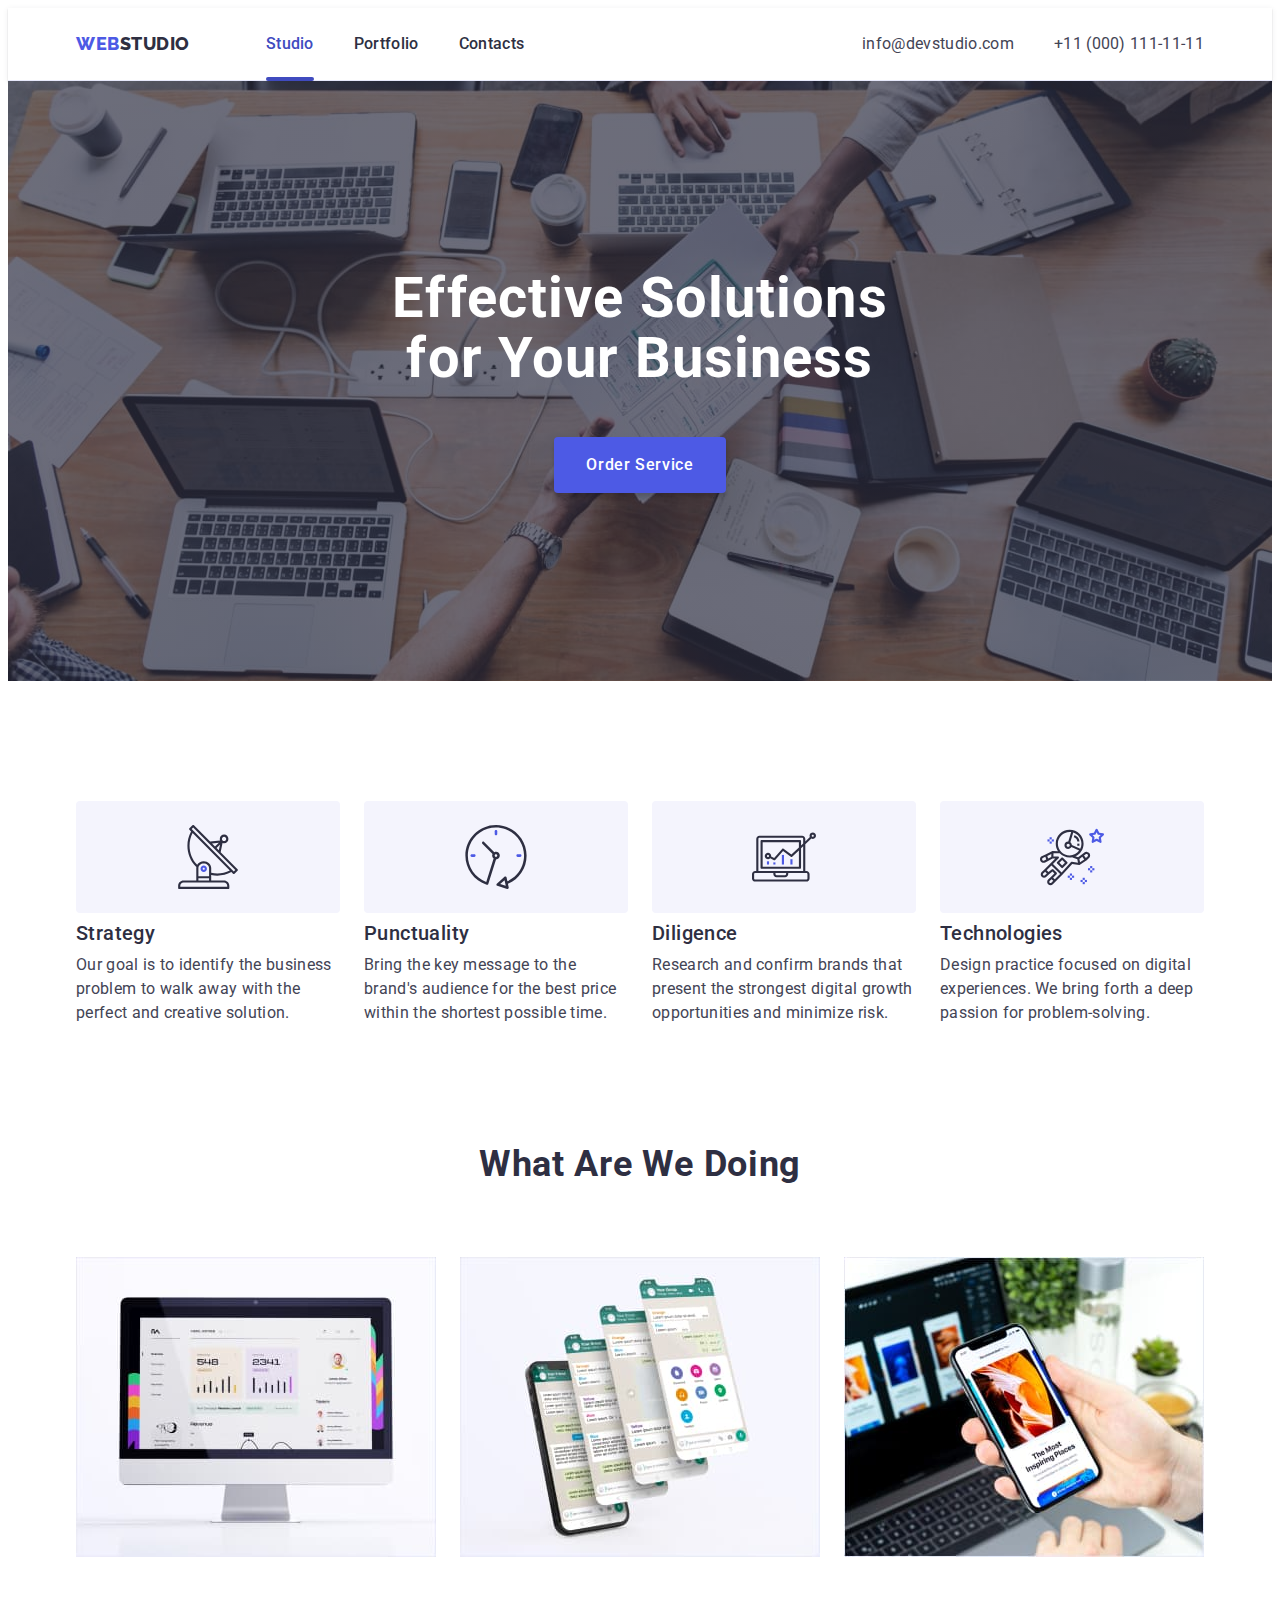
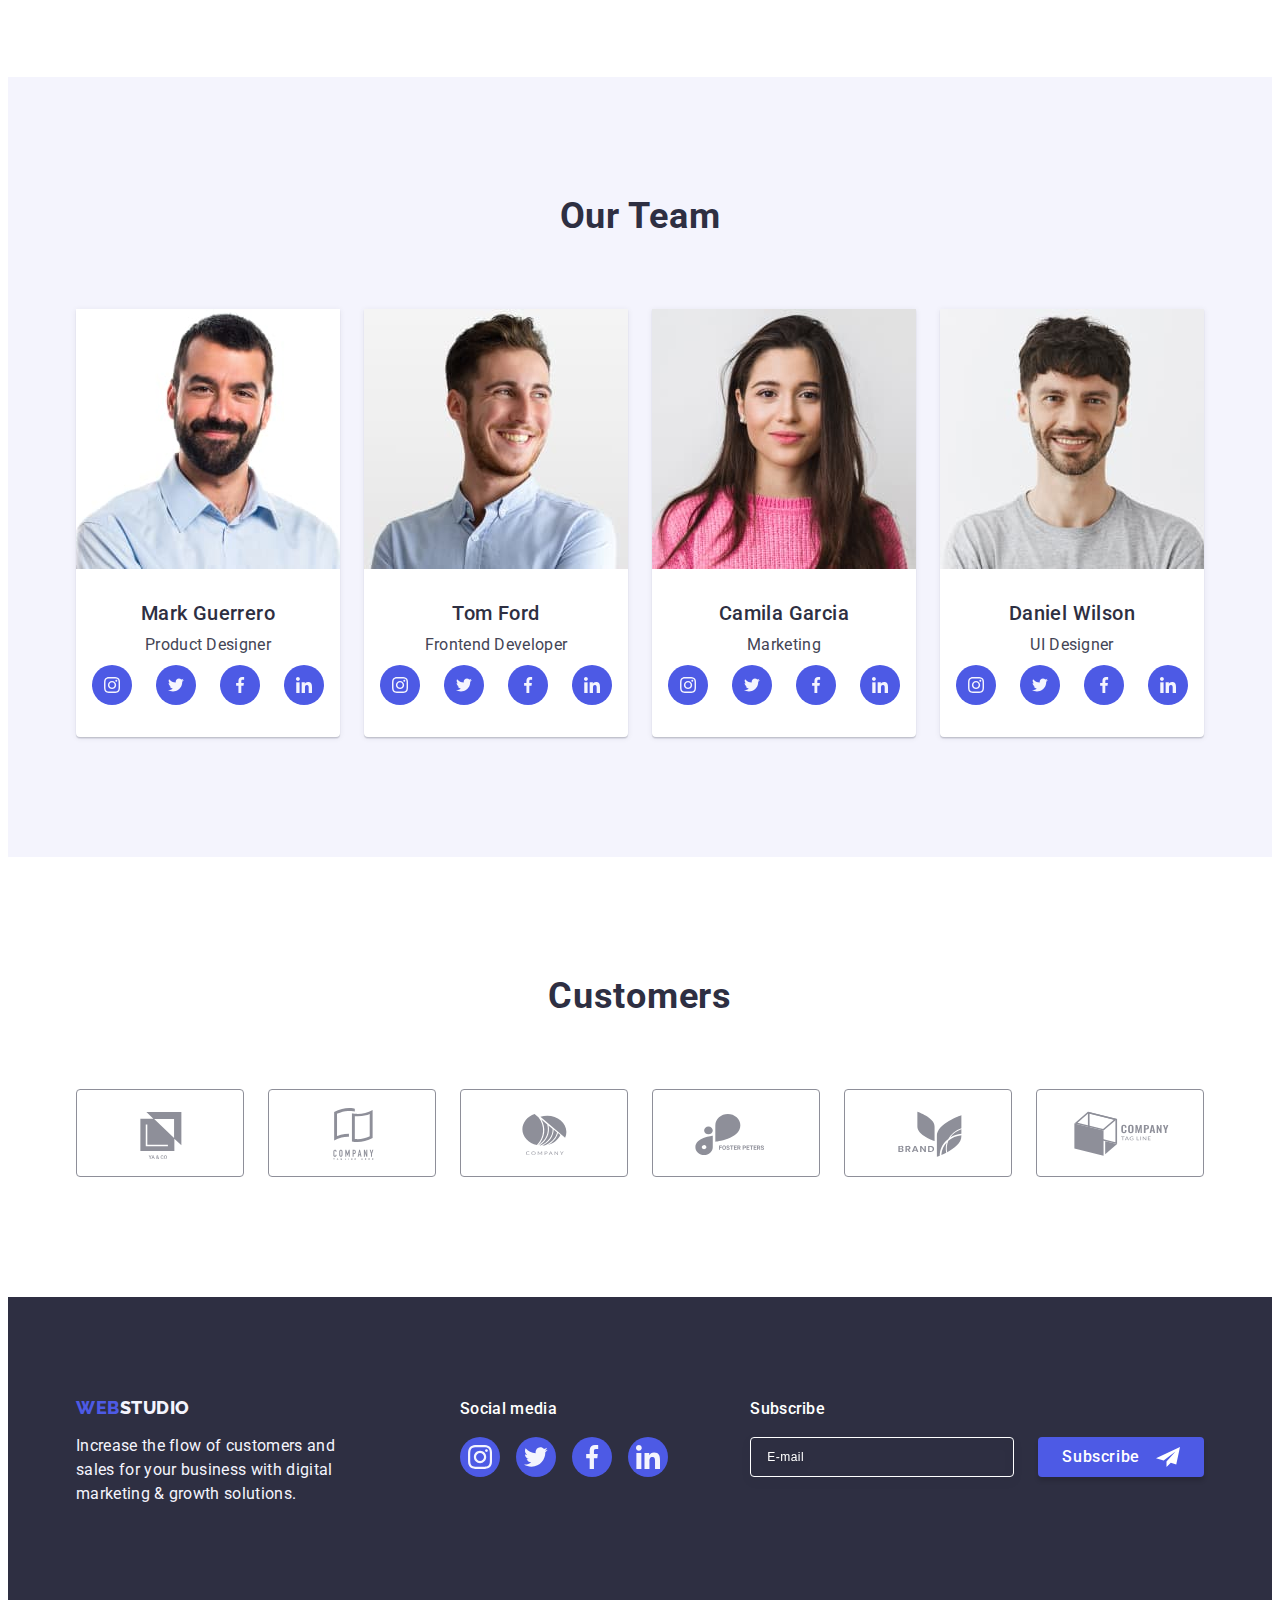
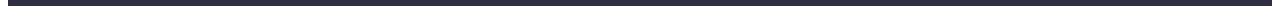
<file: index.html>
<!DOCTYPE html>
<html lang="en">
  <head>
    <meta charset="UTF-8" />
    <meta http-equiv="X-UA-Compatible" content="IE=edge" />
    <meta name="viewport" content="width=device-width, initial-scale=1.0" />
    <title>WebStudio</title>
    <link rel="preconnect" href="https://fonts.googleapis.com" />
    <link rel="preconnect" href="https://fonts.gstatic.com" crossorigin />
    <link
      href="https://fonts.googleapis.com/css2?family=Raleway:wght@800&family=Roboto:wght@400;500;700;900&display=swap"
      rel="stylesheet"
    />
    <link rel="preconnect" href="https://fonts.gstatic.com" />
    <link
      rel="stylesheet"
      href="https://cdnjs.cloudflare.com/ajax/libs/modern-normalize/2.0.0/modern-normalize.min.css"
      integrity="sha512-4xo8blKMVCiXpTaLzQSLSw3KFOVPWhm/TRtuPVc4WG6kUgjH6J03IBuG7JZPkcWMxJ5huwaBpOpnwYElP/m6wg=="
      crossorigin="anonymous"
      referrerpolicy="no-referrer"
    />
    <link rel="stylesheet" href="./css/styles.css" />
  </head>
  <body>
    <header class="header">
      <div class="container header-container">
        <nav class="header-navigation">
          <a href="/index.html" class="logo link">
            Web<span class="accent">Studio</span>
          </a>
          <ul class="header-list list">
            <li>
              <a class="header-link current link" href="./index.html">Studio</a>
            </li>
            <li>
              <a class="header-link link" href="./portfolio.html">Portfolio</a>
            </li>
            <li>
              <a class="header-link link" href="">Contacts</a>
            </li>
          </ul>
        </nav>
        <address class="address">
          <ul class="header-address list">
            <li>
              <a
                class="header-address-link link"
                href="mailto:info@devstudio.com"
                >info@devstudio.com</a
              >
            </li>
            <li>
              <a class="header-address-link link" href="tel:+110001111111"
                >+11 (000) 111-11-11</a
              >
            </li>
          </ul>
        </address>
      </div>
    </header>
    <main>
      <!----1 SECTION HERO---->
      <section class="section hero-section">
        <div class="container hero-container">
          <h1 class="hero-name">Effective Solutions for Your Business</h1>
          <button type="button" class="header-button" data-modal-open>
            Order Service
          </button>
        </div>
      </section>
      <!----2 SECTION OUR FEATURES----->
      <section class="section section-features">
        <div class="container">
          <h2 class="visually-hidden">Our Features</h2>
          <ul class="about-features list">
            <li class="about-features-item">
              <div class="features-icon">
                <svg width="64" height="64">
                  <use href="./images/icons.svg#icon-antenna"></use>
                </svg>
              </div>
              <h3 class="section-title">Strategy</h3>
              <p class="section-text">
                Our goal is to identify the business problem to walk away with
                the perfect and creative solution.
              </p>
            </li>
            <li class="about-features-item icon-clock">
              <div class="features-icon">
                <svg width="64" height="64">
                  <use href="./images/icons.svg#icon-clock"></use>
                </svg>
              </div>
              <h3 class="section-title">Punctuality</h3>
              <p class="section-text">
                Bring the key message to the brand's audience for the best price
                within the shortest possible time.
              </p>
            </li>
            <li class="about-features-item">
              <div class="features-icon">
                <svg width="64" height="64">
                  <use href="./images/icons.svg#icon-diagram"></use>
                </svg>
              </div>
              <h3 class="section-title">Diligence</h3>
              <p class="section-text">
                Research and confirm brands that present the strongest digital
                growth opportunities and minimize risk.
              </p>
            </li>
            <li class="about-features-item">
              <div class="features-icon">
                <svg width="64" height="64">
                  <use href="./images/icons.svg#icon-astronaut"></use>
                </svg>
              </div>
              <h3 class="section-title">Technologies</h3>
              <p class="section-text">
                Design practice focused on digital experiences. We bring forth a
                deep passion for problem-solving.
              </p>
            </li>
          </ul>
        </div>
      </section>
      <!-----3 SECTION WHAT DOING------>
      <section class="section features-doing">
        <div class="container">
          <h2 class="section-features-doing">What are we doing</h2>
          <ul class="list picture-list">
            <li class="picture-list-image">
              <img
                src="./images/a_img_1.jpg"
                alt="monitor"
                width="360"
                height="300"
              />
            </li>
            <li class="picture-list-image">
              <img
                src="./images/a_img_2.jpg"
                alt="phone"
                width="360"
                height="300"
              />
            </li>
            <li class="picture-list-image">
              <img
                src="./images/a_img_3.jpg"
                alt="notebook and phone"
                width="360"
                height="300"
              />
            </li>
          </ul>
        </div>
      </section>
      <!-----4 SECTION TEAM------->
      <section class="section section-team">
        <div class="container team-features">
          <h2 class="section-team-features">Our Team</h2>
          <ul class="list list-team">
            <li class="list-team-image">
              <img
                src="./images/mark_guerrero_img.jpg"
                alt="photo_mark_guerrero"
                width="264"
                height="260"
              />
              <div class="container-info">
                <h3 class="section-team-title">Mark Guerrero</h3>
                <p class="section-team-text">Product Designer</p>
                <ul class="socialmedia-list list">
                  <li class="socialmedia-item">
                    <a class="social-link link" href="">
                      <svg class="social-icon" width="16" height="16">
                        <use href="./images/icons.svg#icon-instagram"></use>
                      </svg>
                    </a>
                  </li>
                  <li class="socialmedia-item">
                    <a class="social-link link" href="">
                      <svg class="social-icon" width="16" height="16">
                        <use href="./images/icons.svg#icon-twitter"></use>
                      </svg>
                    </a>
                  </li>
                  <li class="socialmedia-item">
                    <a class="social-link link" href="">
                      <svg class="social-icon" width="16" height="16">
                        <use href="./images/icons.svg#icon-facebook"></use>
                      </svg>
                    </a>
                  </li>
                  <li class="socialmedia-item">
                    <a class="social-link link" href="">
                      <svg class="social-icon" width="16" height="16">
                        <use href="./images/icons.svg#icon-linkedin"></use>
                      </svg>
                    </a>
                  </li>
                </ul>
              </div>
            </li>
            <li class="list-team-image">
              <img
                src="./images/tom_ford_img.jpg"
                alt="photo_tom_ford"
                width="264"
                height="260"
              />
              <div class="container-info">
                <h3 class="section-team-title">Tom Ford</h3>
                <p class="section-team-text">Frontend Developer</p>
                <ul class="socialmedia-list list">
                  <li class="socialmedia-item">
                    <a class="social-link link" href="">
                      <svg class="social-icon" width="16" height="16">
                        <use href="./images/icons.svg#icon-instagram"></use>
                      </svg>
                    </a>
                  </li>
                  <li class="socialmedia-item">
                    <a class="social-link link" href="">
                      <svg class="social-icon" width="16" height="16">
                        <use href="./images/icons.svg#icon-twitter"></use>
                      </svg>
                    </a>
                  </li>
                  <li class="socialmedia-item">
                    <a class="social-link link" href="">
                      <svg class="social-icon" width="16" height="16">
                        <use href="./images/icons.svg#icon-facebook"></use>
                      </svg>
                    </a>
                  </li>
                  <li class="socialmedia-item">
                    <a class="social-link link" href="">
                      <svg class="social-icon" width="16" height="16">
                        <use href="./images/icons.svg#icon-linkedin"></use>
                      </svg>
                    </a>
                  </li>
                </ul>
              </div>
            </li>
            <li class="list-team-image">
              <img
                src="./images/camila_garcia_img.jpg"
                alt="photo_camila_garcia"
                width="264"
                height="260"
              />
              <div class="container-info">
                <h3 class="section-team-title">Camila Garcia</h3>
                <p class="section-team-text">Marketing</p>
                <ul class="socialmedia-list list">
                  <li class="socialmedia-item">
                    <a class="social-link link" href="">
                      <svg class="social-icon" width="16" height="16">
                        <use href="./images/icons.svg#icon-instagram"></use>
                      </svg>
                    </a>
                  </li>
                  <li class="socialmedia-item">
                    <a class="social-link link" href="">
                      <svg class="social-icon" width="16" height="16">
                        <use href="./images/icons.svg#icon-twitter"></use>
                      </svg>
                    </a>
                  </li>
                  <li class="socialmedia-item">
                    <a class="social-link link" href="">
                      <svg class="social-icon" width="16" height="16">
                        <use href="./images/icons.svg#icon-facebook"></use>
                      </svg>
                    </a>
                  </li>
                  <li class="socialmedia-item">
                    <a class="social-link link" href="">
                      <svg class="social-icon" width="16" height="16">
                        <use href="./images/icons.svg#icon-linkedin"></use>
                      </svg>
                    </a>
                  </li>
                </ul>
              </div>
            </li>
            <li class="list-team-image">
              <img
                src="./images/daniel_wilson_img.jpg"
                alt="photo_daniel_wilson"
                width="264"
                height="260"
              />
              <div class="container-info">
                <h3 class="section-team-title">Daniel Wilson</h3>
                <p class="section-team-text">UI Designer</p>
                <ul class="socialmedia-list list">
                  <li class="socialmedia-item">
                    <a class="social-link link" href="">
                      <svg class="social-icon" width="16" height="16">
                        <use href="./images/icons.svg#icon-instagram"></use>
                      </svg>
                    </a>
                  </li>
                  <li class="socialmedia-item">
                    <a class="social-link link" href="">
                      <svg class="social-icon" width="16" height="16">
                        <use href="./images/icons.svg#icon-twitter"></use>
                      </svg>
                    </a>
                  </li>
                  <li class="socialmedia-item">
                    <a class="social-link link" href="">
                      <svg class="social-icon" width="16" height="16">
                        <use href="./images/icons.svg#icon-facebook"></use>
                      </svg>
                    </a>
                  </li>
                  <li class="socialmedia-item">
                    <a class="social-link link" href="">
                      <svg class="social-icon" width="16" height="16">
                        <use href="./images/icons.svg#icon-linkedin"></use>
                      </svg>
                    </a>
                  </li>
                </ul>
              </div>
            </li>
          </ul>
        </div>
      </section>
      <!----5 SECTION CUSTOMERS---->
      <section class="section section-customers">
        <div class="container">
          <h2 class="section-customers-features">Customers</h2>
          <ul class="about-customers list">
            <li class="about-customers-item">
              <a class="customers-link link" href="">
                <svg class="customers-logo" width="104" height="56">
                  <use href="./images/icons.svg#icon-Logo-1"></use>
                </svg>
              </a>
            </li>
            <li class="about-customers-item">
              <a class="customers-link link" href="">
                <svg class="customers-logo" width="104" height="56">
                  <use href="./images/icons.svg#icon-Logo-2"></use>
                </svg>
              </a>
            </li>
            <li class="about-customers-item">
              <a class="customers-link link" href="">
                <svg class="customers-logo" width="104" height="56">
                  <use href="./images/icons.svg#icon-Logo-3"></use>
                </svg>
              </a>
            </li>
            <li class="about-customers-item">
              <a class="customers-link link" href="">
                <svg class="customers-logo" width="104" height="56">
                  <use href="./images/icons.svg#icon-Logo-4"></use>
                </svg>
              </a>
            </li>
            <li class="about-customers-item">
              <a class="customers-link link" href="">
                <svg class="customers-logo" width="104" height="56">
                  <use href="./images/icons.svg#icon-Logo-5"></use>
                </svg>
              </a>
            </li>
            <li class="about-customers-item">
              <a class="customers-link link" href="">
                <svg class="customers-logo" width="104" height="56">
                  <use href="./images/icons.svg#icon-Logo-6"></use>
                </svg>
              </a>
            </li>
          </ul>
        </div>
      </section>
    </main>
    <!-----FOOTER-SOCIALMEDIA------>
    <footer class="footer">
      <div class="container footer-container">
        <div class="footer-logo-container">
          <a href="/index.html" class="logo-logo link"
            >Web<span class="accent-accent">Studio</span>
          </a>
          <p class="footer-text">
            Increase the flow of customers and sales for your business with
            digital marketing & growth solutions.
          </p>
        </div>
        <div class="footer-socialmedia-container">
          <p class="socialmedia-text">Social media</p>
          <ul class="ft-socialmedia-list list">
            <li class="ft-socialmedia-item">
              <a class="ft-social-link link" href="">
                <svg class="ft-social-icon" width="24" height="24">
                  <use href="./images/icons.svg#icon-instagram"></use>
                </svg>
              </a>
            </li>
            <li class="ft-socialmedia-item">
              <a class="ft-social-link link" href="">
                <svg class="ft-social-icon" width="24" height="24">
                  <use href="./images/icons.svg#icon-twitter"></use>
                </svg>
              </a>
            </li>
            <li class="ft-socialmedia-item">
              <a class="ft-social-link link" href="">
                <svg class="ft-social-icon" width="24" height="24">
                  <use href="./images/icons.svg#icon-facebook"></use>
                </svg>
              </a>
            </li>
            <li class="ft-socialmedia-item">
              <a class="ft-social-link link" href="">
                <svg class="ft-social-icon" width="24" height="24">
                  <use href="./images/icons.svg#icon-linkedin"></use>
                </svg>
              </a>
            </li>
          </ul>
        </div>
        <!-----FOOTER-SUBSCRIBE FORM------>
        <div class="subscribe">
          <p class="subscribe-title">Subscribe</p>
          <form class="subscribe-form">
            <label class="subscribe-label">
              <input
                type="email"
                name="user-email"
                placeholder="E-mail"
                class="subscribe-input"
              />
            </label>
            <button type="submit" class="subscribe-button">
              Subscribe
              <svg class="subscribe-button-icon" width="24" height="24">
                <use href="./images/icons.svg#icon-Frame"></use>
              </svg>
            </button>
          </form>
        </div>
      </div>
    </footer>
    <!-----MODAL------>
    <div class="backdrop is-hidden" data-modal>
      <div class="modal">
        <button type="button" class="modal-close" data-modal-close>
          <svg class="icon-close-black" width="8" height="8">
            <use href="./images/icons.svg#icon-close-black"></use>
          </svg>
          <!-----MODAL FORM------>
        </button>
        <p class="modal-title">Leave your contacts and we will call you back</p>
        <form>
          <div class="modal-field">
            <label for="user-name" class="label-input">Name</label>
            <div class="input-wrap">
              <input
                type="text"
                name="user-name"
                id="user-name"
                class="modal-input"
              />
              <svg class="modal-icon" width="18" height="24">
                <use href="./images/icons.svg#icon-person-black"></use>
              </svg>
            </div>
          </div>

          <div class="modal-field">
            <label for="user-tel" class="label-input">Phone</label>
            <div class="input-wrap">
              <input
                type="tel"
                name="user-tel"
                id="user-tel"
                class="modal-input"
              />
              <svg class="modal-icon" width="18" height="24">
                <use href="./images/icons.svg#icon-phone-black"></use>
              </svg>
            </div>
          </div>

          <div class="modal-field">
            <label for="user-email" class="label-input">Email</label>
            <div class="input-wrap">
              <input
                type="email"
                name="user-email"
                id="user-email"
                class="modal-input"
              />
              <svg class="modal-icon" width="18" height="24">
                <use href="./images/icons.svg#icon-email-black"></use>
              </svg>
            </div>
          </div>

          <div class="modal-field-comment">
            <label for="user-comment" class="label-input">Comment</label>
            <textarea
              name="user-comment"
              id="user-comment"
              class="modal-comment"
              placeholder="Text input"
            ></textarea>
          </div>
          <!-----Private Policy------>
          <div class="modal-privacy">
            <input
              type="checkbox"
              id="user-privacy"
              name="user-privacy"
              value="true"
              class="modal-check visually-hidden"
            />
            <label for="user-privacy" class="check-text">
              <span class="check-text-text">
                <svg class="check-icon" width="10" height="8">
                  <use href="./images/icons.svg#icon-Vector"></use>
                </svg>
              </span>
              I accept the terms and conditions of the
              <a class="link-privacy" href="">Privacy Policy</a>
            </label>
          </div>
          <button type="submit" class="send-button">Send</button>
        </form>
      </div>
    </div>
    <script src="./js/modal.js"></script>
  </body>
</html>
</file>
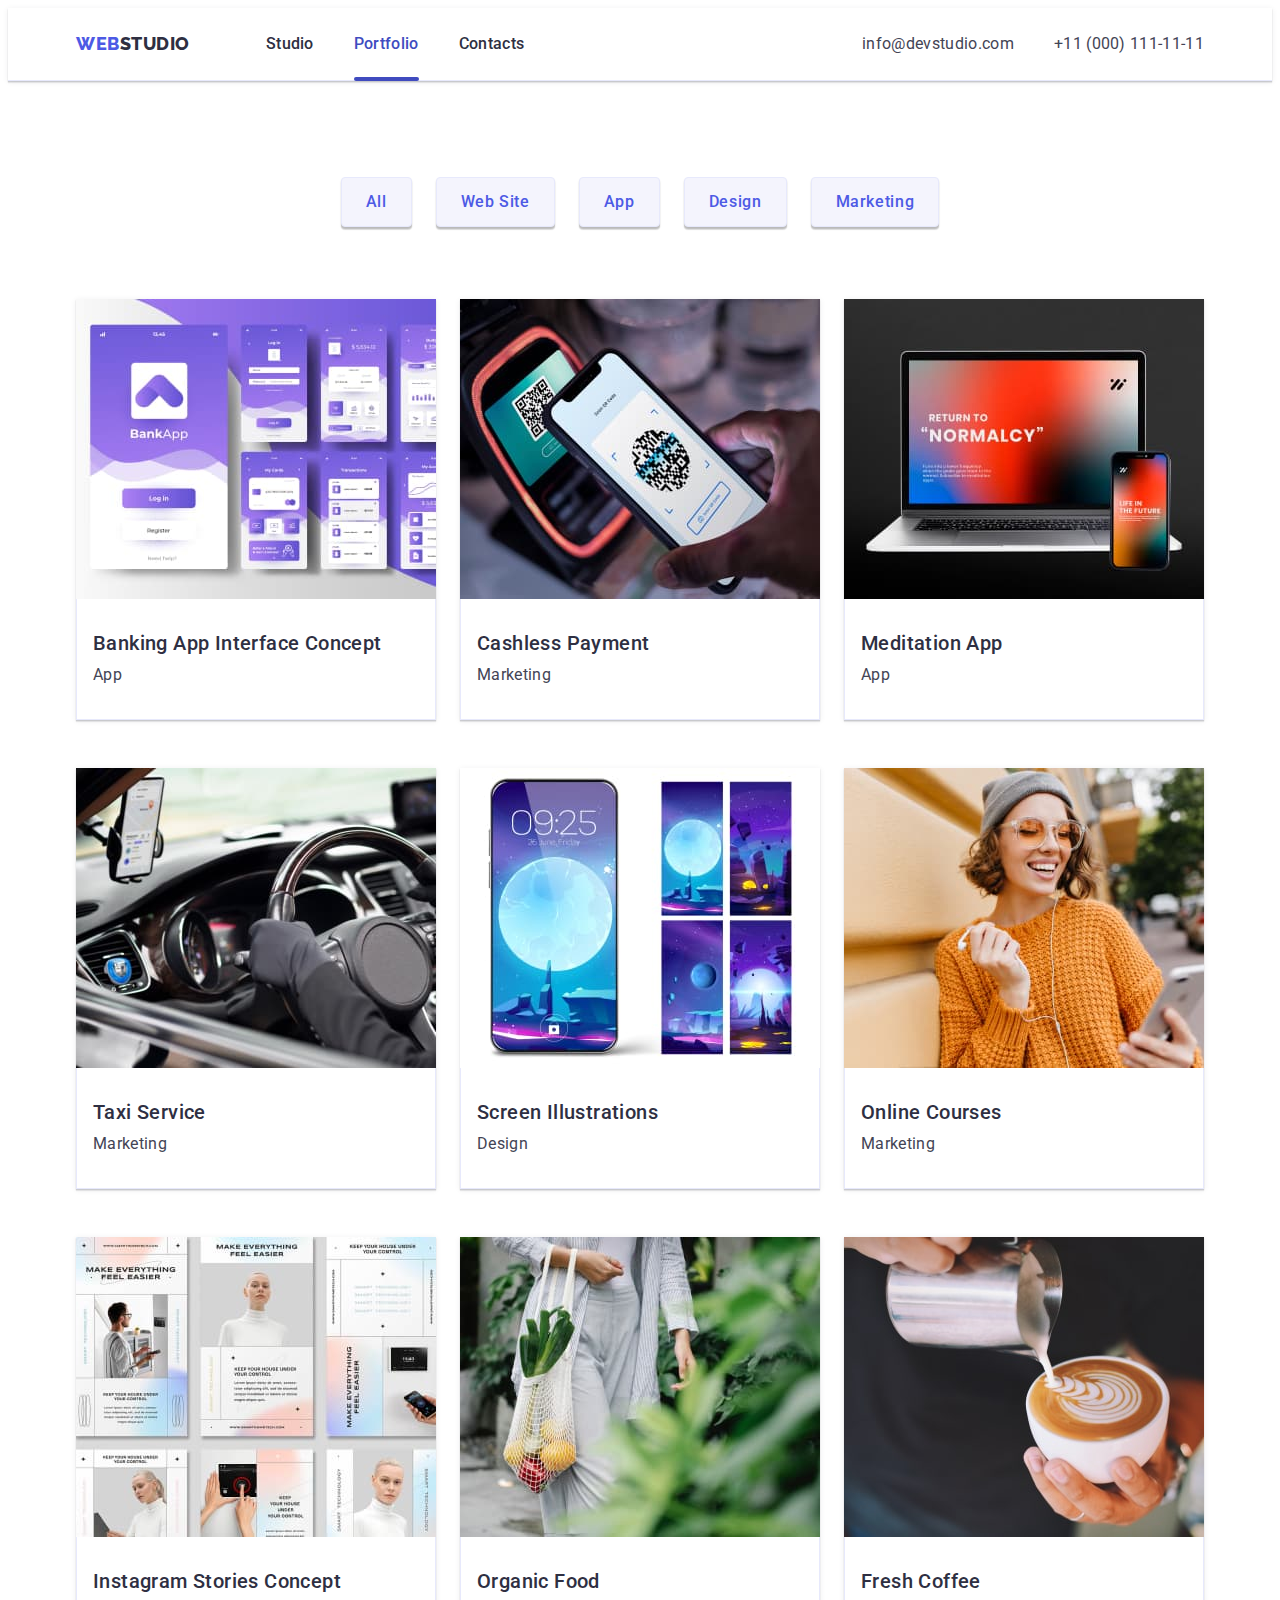
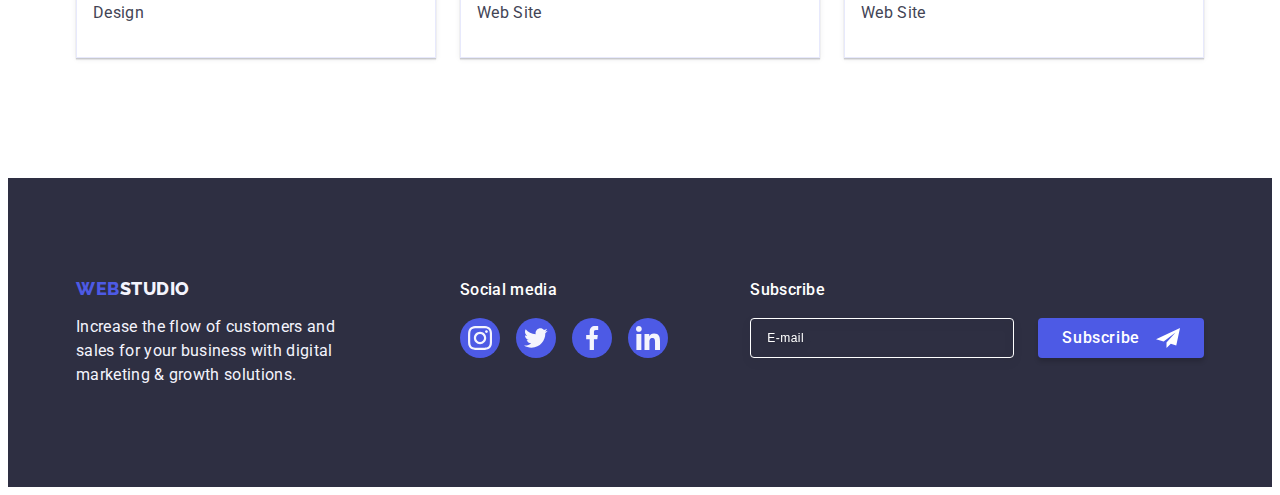
<file: portfolio.html>
<!DOCTYPE html>
<html lang="en">
  <head>
    <meta charset="UTF-8" />
    <meta http-equiv="X-UA-Compatible" content="IE=edge" />
    <meta name="viewport" content="width=device-width, initial-scale=1.0" />
    <title>WebStudio</title>
    <link rel="preconnect" href="https://fonts.googleapis.com" />
    <link rel="preconnect" href="https://fonts.gstatic.com" crossorigin />
    <link
      href="https://fonts.googleapis.com/css2?family=Raleway:wght@800&family=Roboto:wght@400;500;700;900&display=swap"
      rel="stylesheet"
    />
    <link rel="preconnect" href="https://fonts.gstatic.com" />
    <link
      rel="stylesheet"
      href="https://cdnjs.cloudflare.com/ajax/libs/modern-normalize/2.0.0/modern-normalize.min.css"
      integrity="sha512-4xo8blKMVCiXpTaLzQSLSw3KFOVPWhm/TRtuPVc4WG6kUgjH6J03IBuG7JZPkcWMxJ5huwaBpOpnwYElP/m6wg=="
      crossorigin="anonymous"
      referrerpolicy="no-referrer"
    />
    <link rel="stylesheet" href="./css/styles.css" />
  </head>
  <body>
    <header class="header">
      <div class="container header-container">
        <nav class="header-navigation">
          <a href="/index.html" class="logo link">
            Web<span class="accent">Studio</span>
          </a>
          <ul class="header-list list">
            <li>
              <a class="header-link link" href="./index.html">Studio</a>
            </li>
            <li>
              <a class="header-link current link" href="./portfolio.html"
                >Portfolio</a
              >
            </li>
            <li>
              <a class="header-link link" href="">Contacts</a>
            </li>
          </ul>
        </nav>
        <address class="address">
          <ul class="header-address list">
            <li>
              <a
                class="header-address-link link"
                href="mailto:info@devstudio.com"
                >info@devstudio.com</a
              >
            </li>
            <li>
              <a class="header-address-link link" href="tel:+110001111111"
                >+11 (000) 111-11-11</a
              >
            </li>
          </ul>
        </address>
      </div>
    </header>
    <main>
      <section class="section portfolio">
        <div class="container">
          <h1 hidden="" class="visually-hidden">Our projects</h1>
          <ul class="button-list list">
            <li class="button-list-item">
              <button type="button" class="button-btn">All</button>
            </li>
            <li class="button-list-item">
              <button type="button" class="button-btn">Web Site</button>
            </li>
            <li class="button-list-item">
              <button type="button" class="button-btn">App</button>
            </li>
            <li class="button-list-item">
              <button type="button" class="button-btn">Design</button>
            </li>
            <li class="button-list-item">
              <button type="button" class="button-btn">Marketing</button>
            </li>
          </ul>
          <!-----GALLERY----->
          <ul class="portfolio-gallery list">
            <li class="gallery-item">
              <a class="link gallery-item-active" href="">
                <div class="gallery-example-picture">
                  <img
                    src="./images/bank-app-img.jpg"
                    alt="banking application"
                    width="360"
                    height="300"
                  />
                  <p class="gallery-example-text">
                    14 Stylish and User-Friendly App Design Concepts · Task
                    Manager App · Calorie Tracker App · Exotic Fruit Ecommerce
                    App · Cloud Storage App
                  </p>
                </div>
                <div class="gallery-item-text">
                  <h2 class="project-name">Banking App Interface Concept</h2>
                  <p class="project-text">App</p>
                </div>
              </a>
            </li>
            <li class="gallery-item">
              <a class="link gallery-item-active" href="">
                <div class="gallery-example-picture">
                  <img
                    src="./images/cashless-payment-img.jpg"
                    alt="phone and payment"
                    width="360"
                    height="300"
                  />
                  <p class="gallery-example-text">
                    14 Stylish and User-Friendly App Design Concepts · Task
                    Manager App · Calorie Tracker App · Exotic Fruit Ecommerce
                    App · Cloud Storage App
                  </p>
                </div>
                <div class="gallery-item-text">
                  <h2 class="project-name">Cashless Payment</h2>
                  <p class="project-text">Marketing</p>
                </div>
              </a>
            </li>
            <li class="gallery-item">
              <a class="link gallery-item-active" href="">
                <div class="gallery-example-picture">
                  <img
                    src="./images/meditation-app-img.jpg"
                    alt="meditation application"
                    width="360"
                    height="300"
                  />
                  <p class="gallery-example-text">
                    14 Stylish and User-Friendly App Design Concepts · Task
                    Manager App · Calorie Tracker App · Exotic Fruit Ecommerce
                    App · Cloud Storage App
                  </p>
                </div>
                <div class="gallery-item-text">
                  <h2 class="project-name">Meditation App</h2>
                  <p class="project-text">App</p>
                </div>
              </a>
            </li>
            <li class="gallery-item">
              <a class="link gallery-item-active" href="">
                <div class="gallery-example-picture">
                  <img
                    src="./images/driver-img.jpg"
                    alt="taxi driver"
                    width="360"
                    height="300"
                  />
                  <p class="gallery-example-text">
                    14 Stylish and User-Friendly App Design Concepts · Task
                    Manager App · Calorie Tracker App · Exotic Fruit Ecommerce
                    App · Cloud Storage App
                  </p>
                </div>
                <div class="gallery-item-text">
                  <h2 class="project-name">Taxi Service</h2>
                  <p class="project-text">Marketing</p>
                </div>
              </a>
            </li>
            <li class="gallery-item">
              <a class="link gallery-item-active" href="">
                <div class="gallery-example-picture">
                  <img
                    src="./images/screen-illustrations-img.jpg"
                    alt="phone illustrations"
                    width="360"
                    height="300"
                  />
                  <p class="gallery-example-text">
                    14 Stylish and User-Friendly App Design Concepts · Task
                    Manager App · Calorie Tracker App · Exotic Fruit Ecommerce
                    App · Cloud Storage App
                  </p>
                </div>
                <div class="gallery-item-text">
                  <h2 class="project-name">Screen Illustrations</h2>
                  <p class="project-text">Design</p>
                </div>
              </a>
            </li>
            <li class="gallery-item">
              <a class="link gallery-item-active" href="">
                <div class="gallery-example-picture">
                  <img
                    src="./images/smiling-girl-img.jpg"
                    alt="girl and phone"
                    width="360"
                    height="300"
                  />
                  <p class="gallery-example-text">
                    14 Stylish and User-Friendly App Design Concepts · Task
                    Manager App · Calorie Tracker App · Exotic Fruit Ecommerce
                    App · Cloud Storage App
                  </p>
                </div>
                <div class="gallery-item-text">
                  <h2 class="project-name">Online Courses</h2>
                  <p class="project-text">Marketing</p>
                </div>
              </a>
            </li>
            <li class="gallery-item">
              <a class="link gallery-item-active" href="">
                <div class="gallery-example-picture">
                  <img
                    src="./images/instagram-img.jpg"
                    alt="instagram pictures"
                    width="360"
                    height="300"
                  />
                  <p class="gallery-example-text">
                    14 Stylish and User-Friendly App Design Concepts · Task
                    Manager App · Calorie Tracker App · Exotic Fruit Ecommerce
                    App · Cloud Storage App
                  </p>
                </div>
                <div class="gallery-item-text">
                  <h2 class="project-name">Instagram Stories Concept</h2>
                  <p class="project-text">Design</p>
                </div>
              </a>
            </li>
            <li class="gallery-item">
              <a class="link gallery-item-active" href="">
                <div class="gallery-example-picture">
                  <img
                    src="./images/food-img.jpg"
                    alt="woman and food"
                    width="360"
                    height="300"
                  />
                  <p class="gallery-example-text">
                    14 Stylish and User-Friendly App Design Concepts · Task
                    Manager App · Calorie Tracker App · Exotic Fruit Ecommerce
                    App · Cloud Storage App
                  </p>
                </div>
                <div class="gallery-item-text">
                  <h2 class="project-name">Organic Food</h2>
                  <p class="project-text">Web Site</p>
                </div>
              </a>
            </li>
            <li class="gallery-item">
              <a class="link gallery-item-active" href="">
                <div class="gallery-example-picture">
                  <img
                    src="./images/coffee-img.jpg"
                    alt="fresh coffe"
                    width="360"
                    height="300"
                  />
                  <p class="gallery-example-text">
                    14 Stylish and User-Friendly App Design Concepts · Task
                    Manager App · Calorie Tracker App · Exotic Fruit Ecommerce
                    App · Cloud Storage App
                  </p>
                </div>
                <div class="gallery-item-text">
                  <h2 class="project-name">Fresh Coffee</h2>
                  <p class="project-text">Web Site</p>
                </div>
              </a>
            </li>
          </ul>
        </div>
      </section>
    </main>
    <!-----FOOTER------>
    <footer class="footer">
      <div class="container footer-container">
        <div class="footer-logo-container">
          <a href="/index.html" class="logo-logo link"
            >Web<span class="accent-accent">Studio</span>
          </a>
          <p class="footer-text">
            Increase the flow of customers and sales for your business with
            digital marketing & growth solutions.
          </p>
        </div>
        <div class="footer-socialmedia-container">
          <p class="socialmedia-text">Social media</p>
          <ul class="ft-socialmedia-list list">
            <li class="ft-socialmedia-item">
              <a class="ft-social-link link" href="">
                <svg class="ft-social-icon" width="24" height="24">
                  <use href="./images/icons.svg#icon-instagram"></use>
                </svg>
              </a>
            </li>
            <li class="ft-socialmedia-item">
              <a class="ft-social-link link" href="">
                <svg class="ft-social-icon" width="24" height="24">
                  <use href="./images/icons.svg#icon-twitter"></use>
                </svg>
              </a>
            </li>
            <li class="ft-socialmedia-item">
              <a class="ft-social-link link" href="">
                <svg class="ft-social-icon" width="24" height="24">
                  <use href="./images/icons.svg#icon-facebook"></use>
                </svg>
              </a>
            </li>
            <li class="ft-socialmedia-item">
              <a class="ft-social-link link" href="">
                <svg class="ft-social-icon" width="24" height="24">
                  <use href="./images/icons.svg#icon-linkedin"></use>
                </svg>
              </a>
            </li>
          </ul>
        </div>
        <!-----FOOTER-SUBSCRIBE FORM------>
        <div class="subscribe">
          <p class="subscribe-title">Subscribe</p>
          <form class="subscribe-form">
            <label class="subscribe-label">
              <input
                type="email"
                name="user-email"
                placeholder="E-mail"
                class="subscribe-input"
              />
            </label>
            <button type="submit" class="subscribe-button">
              Subscribe
              <svg class="subscribe-button-icon" width="24" height="24">
                <use href="./images/icons.svg#icon-Frame"></use>
              </svg>
            </button>
          </form>
        </div>
      </div>
    </footer>
  </body>
</html>
</file>
<file: css/styles.css>
:root {
  --page-background-color: #ffffff;
  --text-color: #434455;
  --main-text-color: #2e2f42;
  --primary-background-color: #f4f4fd;
  --accent-color: #4d5ae5;
  --accent-dark-color: #404bbf;
  --helper-text-color: #8e8f99;
  --green-color: #31d0aa;
}

body {
  color: var(--text-color);
  background-color: var(--page-background-color);
  font-family: "Roboto", sans-serif;
  font-style: normal;
}

*,
*::before,
*::after {
  box-sizing: border-box;
}

p,
h1,
h2,
h3,
h4,
h5,
h6 {
  margin: 0;
}

.container {
  width: 1158px;
  padding-left: 15px;
  padding-right: 15px;
  margin-left: auto;
  margin-right: auto;
}

ul {
  margin: 0;
  padding: 0;
}

img {
  display: block;
  max-width: 100%;
  height: auto;
}

.list {
  list-style: none;
}

.link {
  text-decoration: none;
}

/*-------LOGO----------*/

.logo {
  margin-right: 76px;
  color: var(--accent-color);
}

.accent {
  color: var(--main-text-color);
}

.logo,
.accent {
  font-family: "Raleway", sans-serif;
  font-weight: 800;
  font-size: 18px;
  line-height: 1.17;
  letter-spacing: 0.03em;
  text-decoration: none;
  text-transform: uppercase;
}

/*------HEADER-------*/

.header {
  border-bottom: 1px solid #e7e9fc;
  box-shadow: 0px 2px 1px rgba(46, 47, 66, 0.08),
    0px 1px 1px rgba(46, 47, 66, 0.16), 0px 1px 6px rgba(46, 47, 66, 0.08);
}

.header-container {
  display: flex;
  align-items: center;
}

.header-navigation {
  display: flex;
  align-items: center;
  margin: 0;
  margin-right: auto;
  padding: 0;
}

.header-list {
  display: flex;
  gap: 40px;
}

.header-list .header-link:hover,
.header-list .header-link:focus {
  color: #404bbf;
}

.header-link {
  position: relative;
  display: block;
  padding-top: 24px;
  padding-bottom: 24px;
  font-weight: 500;
  font-size: 16px;
  line-height: 1.5;
  letter-spacing: 0.02em;
  color: var(--main-text-color);
  transition: color 250ms cubic-bezier(0.4, 0, 0.2, 1);
}

.header-address-link:hover,
.header-address-link:focus,
.header-link.current {
  color: var(--accent-dark-color);
  transition: color 250ms cubic-bezier(0.4, 0, 0.2, 1);
}

.header-link.current::after {
  content: "";
  position: absolute;
  left: 0;
  bottom: -1px;
  border-radius: 2px;
  width: 100%;
  height: 4px;
  background-color: var(--accent-dark-color);
}

.address {
  font-style: normal;
}

.header-address {
  display: flex;
  gap: 40px;
}

.header-address-link {
  font-weight: 400;
  font-size: 16px;
  line-height: 1.5;
  letter-spacing: 0.02em;
  color: var(--text-color);
  transition: color 250ms cubic-bezier(0.4, 0, 0.2, 1);
}

/*------ 1 SECTION HERO------*/

.hero-section {
  padding: 188px 0;
  margin: 0 auto;
  max-width: 1440px;
  background-color: var(--main-text-color);
  background-image: linear-gradient(
      rgba(46, 47, 66, 0.7),
      rgba(46, 47, 66, 0.7)
    ),
    url(../images/people-office.jpg);
  background-repeat: no-repeat;
  background-position: center;
  background-size: cover;
}

.hero-name {
  text-align: center;
  margin-left: auto;
  margin-right: auto;
  margin-bottom: 48px;
  font-weight: 700px;
  font-size: 56px;
  max-width: 496px;
  color: var(--page-background-color);
  font-size: 56px;
  line-height: 1.07;
  letter-spacing: 0.02em;
}

/*------Header-Button------*/

.header-button:hover,
.header-button:focus {
  background-color: #404bbf;
}

.header-button {
  display: block;
  min-width: 169px;
  text-align: center;
  padding: 16px 32px;
  height: 56px;
  border: 0;
  border-radius: 4px;
  box-shadow: 0px 4px 4px rgba(0, 0, 0, 0.15);
  margin-left: auto;
  margin-right: auto;
  color: var(--page-background-color);
  background-color: #4d5ae5;
  font-family: "Roboto", sans-serif;
  font-weight: 500;
  font-size: 16px;
  line-height: 1.5;
  letter-spacing: 0.04em;
  cursor: pointer;

  transition-property: background-color;
  transition-duration: 250ms;
  transition-timing-function: cubic-bezier(0.4, 0, 0.2, 1);
}

.button {
  font-family: "Roboto";
  font-weight: 500;
  font-size: 16px;
  line-height: 1.5;
  letter-spacing: 0.04em;
  color: #4d5ae5;
}

/*-----2 SECTION OUR FEATURES------*/

.section-features {
  padding: 120px 0;
}

.visually-hidden {
  position: absolute;
  white-space: nowrap;
  width: 1px;
  height: 1px;
  overflow: hidden;
  border: 0;
  padding: 0;
  clip: rect(0 0 0 0);
  clip-path: inset(100%);
  margin: -1px;
}

.about-features {
  display: flex;
  gap: 24px;
}

.about-features-item {
  width: calc((100% - 72px) / 4);
}

.features-icon {
  display: flex;
  height: 112px;
  justify-content: center;
  align-items: center;
  margin-bottom: 8px;
  border-radius: 4px;
  background-color: var(--primary-background-color);
}

.section-title {
  margin-bottom: 8px;
  color: var(--main-text-color);
  font-weight: 500;
  font-size: 20px;
  line-height: 1.2;
  letter-spacing: 0.02em;
}

.section-text {
  font-size: 16px;
  line-height: 1.5;
  letter-spacing: 0.02em;
  color: var(--text-color);
  max-width: 264px;
}

/*----3 SECTION WHAT DOING----*/

.features-doing {
  padding-bottom: 120px;
}

.section-features-doing {
  font-size: 36px;
  line-height: 1.11;
  letter-spacing: 0.02em;
  text-align: center;
  text-transform: capitalize;
  color: var(--main-text-color);
  margin-bottom: 72px;
}
.picture-list {
  display: flex;
  flex-wrap: wrap;
  gap: 24px;
  padding-top: 0;
  padding-bottom: 0;
  margin: 0;
  padding: 0;
}

.picture-list-image {
  width: calc((100% - 48px) - 3);
}

/*------4 SECTION TEAM-------*/

.section-team {
  padding: 120px 0;
  margin: 0;
  background-color: var(--primary-background-color);
}

.section-team-features {
  margin-bottom: 72px;
  color: var(--main-text-color);
  font-size: 36px;
  line-height: 1.11;
  letter-spacing: 0.02em;
  text-align: center;
  text-transform: capitalize;
}

.list-team {
  display: flex;
  gap: 24px;
}

.list-team-image {
  background-color: var(--page-background-color);
  width: calc((100%-72px) / 4);
  box-shadow: 0px 1px 6px rgba(46, 47, 66, 0.08),
    0px 1px 1px rgba(46, 47, 66, 0.16), 0px 2px 1px rgba(46, 47, 66, 0.08);
  border-radius: 0px 0px 4px 4px;
}

.container-info {
  padding: 32px 16px;
}

.section-team-title {
  text-align: center;
  margin-bottom: 8px;
  color: var(--main-text-color);
  font-weight: 500;
  font-size: 20px;
  line-height: 1.2;
  letter-spacing: 0.02em;
}

.section-team-text {
  text-align: center;
  color: var(--text-color);
  font-weight: 400;
  font-size: 16px;
  line-height: 1.5;
  letter-spacing: 0.02em;
}

/*----Social Media----*/

.socialmedia-list {
  display: flex;
  align-items: center;
  justify-content: center;
  gap: 24px;
  margin-top: 8px;
}

.socialmedia-item {
  width: 40px;
  height: 40px;
}

.social-link {
  width: 100%;
  height: 100%;
  background-color: var(--accent-color);
  display: flex;
  align-items: center;
  justify-content: center;
  border-radius: 50%;

  transition-property: background-color;
  transition-duration: 250ms;
  transition-timing-function: cubic-bezier(0.4, 0, 0.2, 1);
}

.social-link:hover,
.social-link:focus {
  color: var(--accent-dark-color);
  background-color: var(--accent-dark-color);
}

.social-icon {
  fill: var(--primary-background-color);
}

/*-----5 SECTION CUSTOMERS-----*/

.section-customers {
  padding: 120px 0;
}

.section-customers-features {
  margin-bottom: 72px;
  color: var(--main-text-color);
  font-size: 36px;
  line-height: 1.11;
  letter-spacing: 0.02em;
  text-align: center;
  text-transform: capitalize;
}

.about-customers {
  display: flex;
  gap: 24px;
  justify-content: center;
  align-items: center;
}

.about-customers-item {
  width: calc((100% - 120px) / 6);
  width: 168px;
  height: 88px;
}

.customers-link {
  display: flex;
  justify-content: center;
  align-items: center;
  width: 100%;
  height: 100%;
  border-radius: 4px;
  border: 1px solid var(--helper-text-color);
  color: var(--helper-text-color);
  transition: border-color 250ms cubic-bezier(0.4, 0, 0.2, 1),
    color 250ms cubic-bezier(0.4, 0, 0.2, 1);
}

.customer-link:hover,
.customer-link:focus {
  color: ;
  background-color: var(--accent-dark-color);
}

.customers-logo {
  fill: currentColor;
}

.customers-link:hover,
.customers-link:focus {
  color: var(--accent-dark-color);
  border-color: var(--accent-dark-color);
}

/*-------PAGE PORTFOLIO------*/

/*-------Buttons--------*/

.button-list {
  display: flex;
  justify-content: center;
  margin-bottom: 72px;
  gap: 24px;
}

.button-list-item {
  width: calc((100% - 96px) - 5);
}

.button-btn {
  border: 1px solid #e7e9fc;
  border-radius: 4px;
  padding: 12px 24px;
  font-family: "Roboto", sans-serif;
  font-weight: 500;
  font-size: 16px;
  line-height: 1.5;
  letter-spacing: 0.04em;
  color: var(--accent-color);
  background-color: var(--primary-background-color);
  cursor: pointer;
  box-shadow: 0px 3px 1px rgba(0, 0, 0, 0.1), 0px 2px 1px rgba(0, 0, 0, 0.08),
    0px 2px 2px rgba(0, 0, 0, 0.12);

  transition-property: color, background-color, border-color, box-shadow;
  transition-duration: 250ms;
  transition-timing-function: cubic-bezier(0.4, 0, 0.2, 1);
}

.button-btn:hover,
.button-btn:focus {
  color: var(--page-background-color);
  background-color: var(--accent-dark-color);
  border: 1px solid transparent;
}

/*--------SECTION PORTFOLIO------*/

.portfolio {
  padding: 96px 0 120px;
}

.portfolio-gallery {
  display: flex;
  flex-wrap: wrap;
  gap: 48px 24px;
}

.gallery-item {
  width: calc((100% - 48px) / 3);
  box-shadow: 0px 1px 6px rgba(46, 47, 66, 0.08),
    0px 1px 1px rgba(46, 47, 66, 0.16), 0px 2px 1px rgba(46, 47, 66, 0.08);
  transition: transform 250ms cubic-bezier(0.4, 0, 0.2, 1);
}

.gallery-item-active {
  display: block;
  transition: box-shadow 250ms cubic-bezier(0.4, 0, 0.2, 1);
}

.gallery-item-active:hover,
.gallery-item-active:focus {
  box-shadow: 0px 1px 6px rgba(46, 47, 66, 0.08),
    0px 1px 1px rgba(46, 47, 66, 0.16), 0px 2px 1px rgba(46, 47, 66, 0.08);
}

.gallery-example-picture {
  position: relative;
  overflow: hidden;
}

.gallery-example-text {
  position: absolute;
  top: 0;
  padding: 40px 32px;
  height: 100%;
  transform: translateY(100%);
  transition: transform 250ms cubic-bezier(0.4, 0, 0.2, 1);
  font-weight: 400;
  font-size: 16px;
  line-height: 1.5;
  letter-spacing: 0.02em;
  color: var(--primary-background-color);
  background-color: var(--accent-color);
}

.gallery-item-active:hover .gallery-example-text,
.gallery-item-active:focus .gallery-example-text {
  transform: translateY(0%);
}

.gallery-item-text {
  padding: 32px 16px;
  border: 1px solid #e7e9fc;
  border-top: none;
}

.project-name {
  margin-bottom: 8px;
  font-weight: 500;
  font-size: 20px;
  line-height: 1.2;
  letter-spacing: 0.02em;
  color: var(--main-text-color);
}

.project-text {
  font-size: 16px;
  line-height: 1.5;
  letter-spacing: 0.02em;
  color: var(--text-color);
}

/*----FOOTER----*/

.footer {
  background-color: var(--main-text-color);
  padding: 100px 0;
}

/*--------Logo-------*/

.footer-container {
  display: flex;
  align-items: baseline;
}

.footer-logo-container {
  margin-right: 120px;
}

.logo-logo {
  color: var(--accent-color);
  display: inline-block;
  margin-bottom: 16px;
}

.accent-accent {
  color: var(--primary-background-color);
}

.logo-logo,
.accent-accent {
  font-family: "Raleway", sans-serif;
  font-weight: 800;
  font-size: 18px;
  line-height: 1.17;
  letter-spacing: 0.03em;
  text-decoration: none;
  text-transform: uppercase;
}

.footer-text {
  max-width: 264px;
  font-size: 16px;
  line-height: 1.5;
  letter-spacing: 0.02em;
  color: var(--primary-background-color);
}

/*-----Social Media-----*/

.footer-socialmedia-container {
}

.socialmedia-text {
  margin-bottom: 16px;
  font-family: "Roboto";
  font-style: normal;
  font-weight: 500;
  font-size: 16px;
  line-height: 1.5;
  letter-spacing: 0.02em;
  color: var(--page-background-color);
}

.ft-socialmedia-list {
  display: flex;
  align-items: center;
  justify-content: center;
  gap: 16px;
  margin-top: 8px;
}

.ft-socialmedia-item {
  width: 40px;
  height: 40px;
}

.ft-social-link {
  width: 100%;
  height: 100%;
  background-color: var(--accent-color);
  display: flex;
  align-items: center;
  justify-content: center;
  border-radius: 50%;

  transition-property: background-color;
  transition-duration: 250ms;
  transition-timing-function: cubic-bezier(0.4, 0, 0.2, 1);
}

.ft-social-link:hover,
.ft-social-link:focus {
  color: var(--green-color);
  background-color: var(--green-color);
}

.ft-social-icon {
  fill: var(--primary-background-color);
}

/*------Footer Form------*/

.subscribe {
  margin-left: auto;
}

.subscribe-title {
  margin-bottom: 16px;
  font-family: "Roboto";
  font-style: normal;
  font-weight: 500;
  font-size: 16px;
  line-height: 1.5;
  letter-spacing: 0.02em;
  color: var(--page-background-color);
}

.subscribe-form {
  display: flex;
  gap: 24px;
}

.subscribe-input {
  width: 264px;
  height: 40px;
  padding: 8px 16px;
  border: 1px solid #ffffff;
  filter: drop-shadow(0px 4px 4px rgba(0, 0, 0, 0.15));
  border-radius: 4px;
  background-color: transparent;
  color: var(--page-background-color);
  outline: transparent;
  font-size: 12px;
  line-height: 1.5;
  letter-spacing: 0.04em;
}

.subscribe-input:focus {
  color: var(--page-background-color);
}

.subscribe-input::placeholder {
  font-weight: 400;
  font-size: 12px;
  line-height: 2;
  letter-spacing: 0.04em;
  color: var(--page-background-color);
}

/*------Footer Button------*/

.subscribe-button {
  display: flex;
  min-width: 165px;
  align-items: center;
  justify-content: center;
  text-align: left;
  padding: 8px 24px;
  height: 40px;
  border: 0;
  border-radius: 4px;
  box-shadow: 0px 4px 4px rgba(0, 0, 0, 0.15);
  color: var(--page-background-color);
  background-color: #4d5ae5;
  font-family: "Roboto", sans-serif;
  font-weight: 500;
  font-size: 16px;
  line-height: 1.5;
  letter-spacing: 0.04em;
  cursor: pointer;
  transition: background-color 250ms cubic-bezier(0.4, 0, 0.2, 1);
}

.subscribe-button-icon {
  margin-left: 16px;
  fill: var(--page-background-color);
}

.subscribe-button-icon:hover,
.subscribe-button-icon:focus {
  background-color: var(--accent-dark-color);
}

/*------MODAL------*/

.backdrop {
  position: fixed;
  top: 0;
  left: 0;
  width: 100%;
  height: 100%;
  background-color: rgba(46, 47, 66, 0.4);
  transition: opacity 250ms cubic-bezier(0.4, 0, 0.2, 1),
    visibility 250ms cubic-bezier(0.4, 0, 0.2, 1);
}

.modal {
  position: absolute;
  top: 50%;
  left: 50%;
  transform: translate(-50%, -50%);
  width: 408px;
  min-height: 584px;
  padding: 72px 24px 24px 24px;
  border-radius: 4px;
  box-shadow: 0px 1px 1px rgba(0, 0, 0, 0.14), 0px 1px 3px rgba(0, 0, 0, 0.12),
    0px 2px 1px rgba(0, 0, 0, 0.2);
  background-color: #fcfcfc;
  transition: transform 250ms cubic-bezier(0.4, 0, 0.2, 1);
}

.modal-close {
  position: absolute;
  top: 24px;
  right: 24px;
  width: 24px;
  height: 24px;
  padding: 0;
  background: #e7e9fc;
  border: 1px solid rgba(0, 0, 0, 0.1);
  border-radius: 50%;
  display: flex;
  margin-left: auto;
  align-items: center;
  justify-content: center;
  cursor: pointer;
  transition: background-color 250ms cubic-bezier(0.4, 0, 0.2, 1),
    border 250ms cubic-bezier(0.4, 0, 0.2, 1);
}

.modal-close:hover,
.modal-close:focus {
  background-color: var(--accent-dark-color);
  border: none;
}

.icon-close-black {
  transition: fill 250ms cubic-bezier(0.4, 0, 0.2, 1);
}

.modal-close:hover .icon-close-black,
.modal-close:focus .icon-close-black {
  fill: var(--page-background-color);
}

.is-hidden {
  visibility: hidden;
  opacity: 0;
  pointer-events: none;
}

/*------MODAL FORM------*/
.modal-title {
  margin-bottom: 16px;
  text-align: center;
  justify-content: center;
  font-style: normal;
  font-weight: 500;
  font-size: 16px;
  line-height: 1.5;
  letter-spacing: 0.02em;
  color: var(--main-text-color);
}

.modal-field {
  margin-bottom: 8px;
}

.label-input {
  display: block;
  margin-bottom: 4px;
  font-weight: 400;
  font-size: 12px;
  line-height: 1.17;
  letter-spacing: 0.04em;
  color: var(--helper-text-color);
}

.input-wrap {
  position: relative;
}

.modal-input {
  padding-left: 38px;
  width: 100%;
  height: 40px;
  border: 1px solid rgba(46, 47, 66, 0.4);
  border-radius: 4px;
  background-color: transparent;
  outline: transparent;
  transition: border-color 250ms cubic-bezier(0.4, 0, 0.2, 1);
}

.modal-input:focus {
  border-color: var(--accent-color);
}

.modal-input:focus + .modal-icon {
  fill: var(--accent-color);
}

.modal-icon {
  position: absolute;
  left: 16px;
  top: 50%;
  transform: translateY(-50%);
  transition: fill 250ms cubic-bezier(0.4, 0, 0.2, 1);
}

.modal-field-comment {
  margin-bottom: 16px;
}

.modal-comment {
  width: 100%;
  height: 120px;
  padding: 8px 16px;
  font-size: 12px;
  line-height: 1.17;
  letter-spacing: 0.04em;
  color: rgba(46, 47, 66, 0.4);
  border: 1px solid rgba(46, 47, 66, 0.4);
  border-radius: 4px;
  border-radius: 4px;
  background-color: transparent;
  outline: transparent;
  resize: none;
  transition: border-color 250ms cubic-bezier(0.4, 0, 0.2, 1);
}

.modal-comment:focus {
  border-color: var(--accent-color);
}

.modal-comment::placeholder {
  font-style: normal;
  font-weight: 400;
  font-size: 12px;
  letter-spacing: 0.04em;
  color: rgba(46, 47, 66, 0.4);
}

.modal-privacy {
  margin-bottom: 24px;
}

.modal-check {
  width: 16px;
  height: 16px;
}

.check-text {
  align-items: center;
  font-size: 12px;
  line-height: 1.17;
  letter-spacing: 0.04em;
  color: var(--helper-text-color);
}

.check-text-text {
  display: inline-flex;
  width: 16px;
  height: 16px;
  border: 1px solid rgba(46, 47, 66, 0.4);
  border-radius: 2px;
  margin-right: 8px;
  align-items: center;
  justify-content: center;
  fill: transparent;
  transition: background-color 250ms cubic-bezier(0.4, 0, 0.2, 1),
    border 250ms cubic-bezier(0.4, 0, 0.2, 1),
    fill 250ms cubic-bezier(0.4, 0, 0.2, 1);
}

.modal-check:checked + .check-text .check-text-text {
  background-color: var(--accent-dark-color);
  border: none;
  fill: var(--primary-background-color);
}

.link-privacy {
  color: var(--accent-color);
}

/*------Send Button------*/

.send-button:hover,
.send-button:focus {
  background-color: #404bbf;
}

.send-button {
  display: block;
  min-width: 169px;
  text-align: center;
  padding: 16px 32px;
  height: 56px;
  border: 0;
  border-radius: 4px;
  box-shadow: 0px 4px 4px rgba(0, 0, 0, 0.15);
  margin-left: auto;
  margin-right: auto;
  color: var(--page-background-color);
  background-color: #4d5ae5;
  font-family: "Roboto", sans-serif;
  font-weight: 500;
  font-size: 16px;
  line-height: 1.5;
  letter-spacing: 0.04em;
  cursor: pointer;
  transition: background-color 250ms cubic-bezier(0.4, 0, 0.2, 1);
}
</file>
